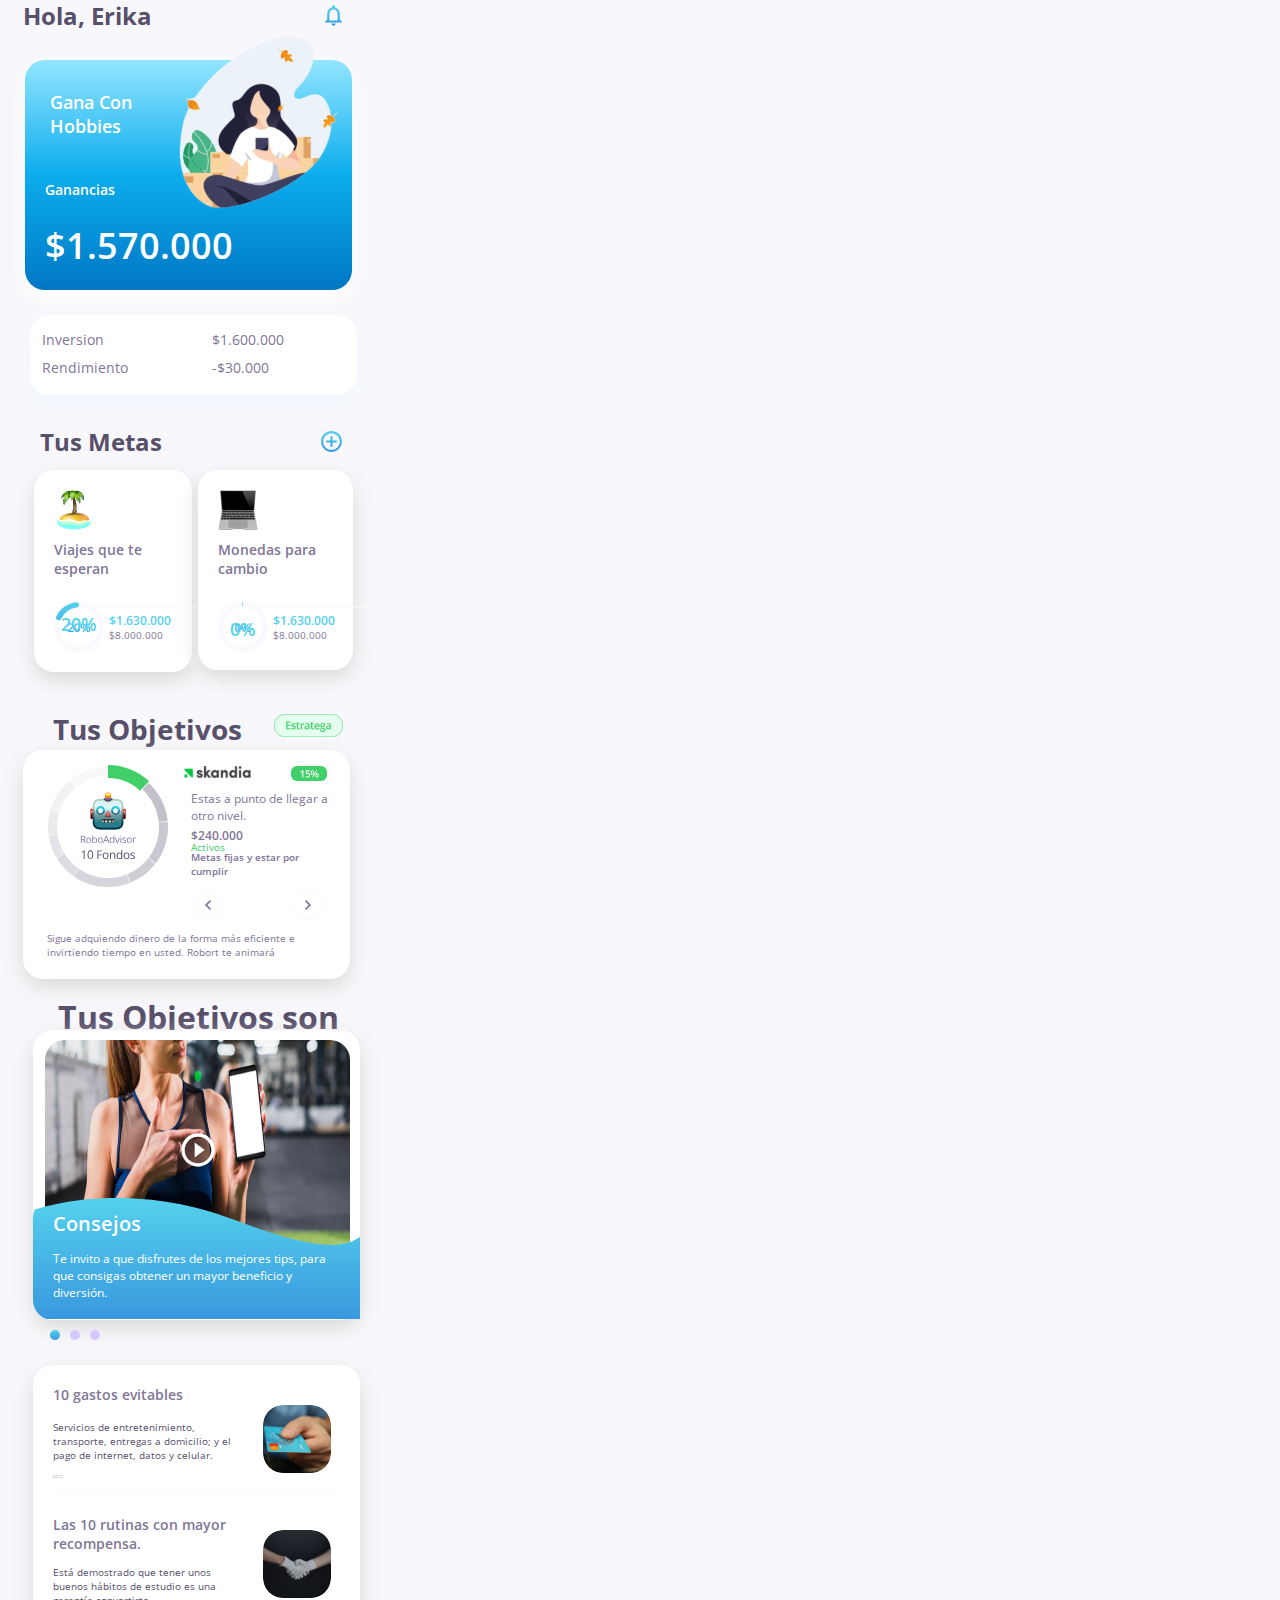
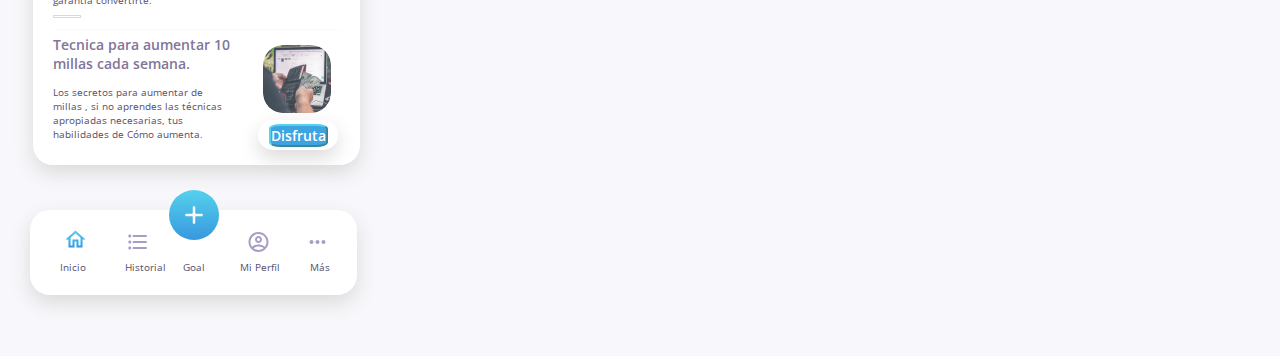
<file: index.html>
<!DOCTYPE html>
<html lang="en">
<head>
    <meta charset="UTF-8">
    <meta http-equiv="X-UA-Compatible" content="IE=edge">
    <meta name="viewport" content="width=device-width, initial-scale=1.0">
    <title>Ealthy Goals Figma</title>
    <link rel="preconnect" href="https://fonts.gstatic.com">
    <link href="https://fonts.googleapis.com/css2?family=Open+Sans:wght@400;600&display=swap" rel="stylesheet">
    <link rel="stylesheet" href="./assets/css/styles.css">   
</head>
<body>
    
    <header class="container">
        <div class="container-text">
          <h1 class="title">Hola, Erika</h1>
        </div>
        <div class="container--icon-bell">
          <img src="./assets/icons/notifications_24px.svg" alt="">
        </div>
        <div class="containerboxb">
          <div  class="containerbox--img-2">
            <img src="./assets/img/IMG2.svg" alt="">
          </div>      
          <span class="containerboxb--1">Gana Con Hobbies</span>
          <span class="containerboxb--2">Ganancias</span>
          <span class="containerboxb--3">$1.570.000</span>     
        </div>
        <div> <span class="divider--bar" ></span></div>
        <section class= "main-table-container">
          <div class="main-currency-table">         
                <div 
                class="currency-table--container">             
                <table>
                  <tr">
                    <td class="table__top-left">Inversion</td>
                    <td class="table__top-right">$1.600.000<span class="up"></span></td>
                  </tr> 
                 
                  <tr>
                   <td class="table__bottom-left">Rendimiento</td>
                   <td class="table__bottom-right">-$30.000<span class="up"></span></td>
                  </tr>               
                </table>
            </div>                          
        </div>
      </section>   
  </header>      
  <main class="container--main">
        <div class="container--main-text1">
          <h1 class="title1">Tus Metas</h1>
        </div>
        <div class="container--icon-plus">
          <img src="./assets/icons/add.plus.svg" alt="">
        </div>
      <section>
        <div  class="main-product">
          <div class="product">
            <div class="img.plane"><img src="./assets/img/palm.svg" alt=""></div>
          </div>
          <span class="product-title">Viajes que te esperan</span>
          <div class="center--bar"><img src="/assets/icons/divider.svg" alt=""></div>
          <div class="percentage--20">
            <div class="bottom-card"><span class="bottom-card-0">20%</span>
                <div><img src="./assets/icons/s_donut20%.svg" alt=""></div>
                <div class="container-card"></div>
            </div>
            <span class="miles-erned">$8.000.000</span>
            <span class="miles-wait">$1.630.000</span>
        </div>
        <div  class="main-product1">
          <div class="product1">
            <div class="img.coins"><img src="./assets/img/laptop.svg" alt=""></div>
          </div>
          <span class="product-title1">Monedas para cambio</span>          
          <div class="center--bar1"><img src="/assets/icons/divider.svg" alt=""></div>
          <div class="percentage--0">
            <div class="bottom-card1"><span class="bottom-card-1">0%</span>
                <div><img src="/assets/icons/s_donut0%.svg" alt="" ></div>
                <div class="container-card1"></div>
            </div>
            <span class="coins-erned">$8.000.000</span>
            <span class="coins-wait">$1.630.000</span>
        </div>  
        <div class="container--chance">
          <div class="container--main-chance">
            <h1 class="title2">Tus Objetivos</h1>
          </div>
          <div class="container--icon-estraga">
            <img src="./assets/img/Domicilio.svg" alt="">
          </div>
        </div>
        <section>
            <div class="container--chance1">
              <div  class="containerrobot--img">
                <img src="./assets/img/Robot.svg" alt="">
              </div> 
              <div  class="containerrobot--img1">
                <img src="./assets/img/logo.svg.svg" alt="">
              </div>   
              <div  class="containerrobot--img3">
                <img src="./assets/icons/Frame right.svg" alt="">
              </div>
              <div  class="containerrobot--img4">
                <img src="./assets/icons/Frame left.svg" alt="">
              </div> 
              <div  class="containerrobot--img5">
                <img src="./assets/icons/Frame 31.svg" alt="">
              </div> 
              <span class="containerchance--1">Estas a punto de llegar a otro nivel.</span>
              <span class="containerchance--2">$240.000</span>
              <span class="containerchance--3">Activos</span>
              <span class="containerchance--4">Metas fijas y estar por cumplir</span>
              <span class="containerchance--5">Sigue adquiendo dinero de la forma más eficiente e invirtiendo tiempo en usted. Robort te animará</span>
            </div>
          </section>
          <section>
            <div class="container--save">
              <div class="container--main-save">
                <h1 class="title6">Tus Objetivos son tangibles</h1>
              </div>          
            </div>
          </section> 
          <article class="card">
            <div class="card--main-video">
              <figure class="card--figure-a">
                <img src="/assets/img/imag.video.png" alt=""  class="video--img">
              </figure>
              <figure class="card--figure1">
                <img src="/assets/icons/play_circle_outline_24px.svg" alt="">
              </figure>
              <figure class="card--figure2">
                <img src="/assets/icons/Vector 6.svg" alt="">
              </figure>
              <div>
                <h1 class="card--over-title">Consejos</h1>
                <p class="card--over">Te invito a que disfrutes de los mejores tips, para que consigas obtener un mayor beneficio y diversión.</p>
              </div>
              </figure>
              <figure class="card--figure3">
                <img src="/assets/icons/Counter.svg" alt="">
              </figure>
            </div>
            <div class="card--body">
              <p class="card--title-one">10 gastos evitables</p>
              <p class="card--one">
                Servicios de entretenimiento, transporte, entregas a domicilio; y el pago de internet, datos y celular.
              </p>
              <figure class="card__figure-imgone">
                <img src="/assets/img/IMG.3.png" alt="">
              </figure>
              <figure class="card--figure-div">
                <img src="/assets/icons/divider.svg" alt="">
              </figure>
              <p class="card--title2">Las 10 rutinas con mayor recompensa.</p>
              <p class="card--two">
                Está demostrado que tener unos buenos hábitos de estudio es una garantía convertirte.  
              </p>
              <figure class="card__figure-imgtwo">
                <img src="/assets/img/IMG.4.png" alt="">
              </figure>
              <figure class="card--figure-divi">
                <img src="/assets/icons/divider.svg" alt="">
              </figure>
              <p class="card__title3">Tecnica para aumentar 10 millas cada semana.</p>
              <p class="card--three">
                Los secretos para aumentar de millas , si no aprendes las técnicas apropiadas necesarias, tus habilidades de Cómo aumenta.
              </p>
              <figure class="card__figure-img">
                <img src="/assets/img/IMG.5.png" alt="">
              </figure>
            </div> 
            <div class="card__actions">
              <button class="button">
                Disfruta
              </button>          
            </div>     
          </article>
      </main>
      <footer class="card__footer">
        <div class="card__home">
          <img src="/assets/icons/home.svg" alt="" srcset="">
        </div>
        <p class="footer1">Inicio</p>
        <div class="card__history">
          <img src="/assets/icons/format list bulleted.svg" alt="" srcset="">
        </div>
        <p class="footer2">Historial</p>
        <div class="card__plusmenu">
          <img src="/assets/icons/invest.svg" alt="" srcset="">
        </div>
        <p class="footer3">Goal</p>
        <div class="card__perfile">
          <img src="/assets/icons/account circle.svg" alt="" srcset="">
        </div>
        <p class="footer4">Mi Perfil</p>
        <div class="card__pluss">
          <img src="/assets/icons/dots.svg" alt="" srcset="">
        </div>
        <p class="footer5">Más</p>
      </footer>
        <script src="assets/js/bootstrap.min.js"></script>
    </body>
    </html>















































































































































































































</body>
</html>
</file>
<file: assets/css/styles.css>
:root {
    --main-blue: #54D1ED;
    --strong-black: #58506B;
    --soft-black: #817699;
    --white: #FFFFFF;
    --green: #41CF69;
    --grey: #a99dc6;
    --gree-footer: #DADADA;
}
* {
    box-sizing: border-box;
    margin: 0;
    padding: 0;
}
html {
    position: relative;
    font-size: 14px;
    font-family: 'Open Sans', sans-serif;
    background: #f8f8fc;
    width: 375px;
    height: 1956px;
}
header {    
    font-weight: 600;
    top: 0px;
    left: 0px;
    font-weight: 600;
    font-size: 18px;    
    text-align: left;
    position: relative;  
}

.container {    
    height: 30px;    
    align-items: center;
    display: flex;
}

.container-text{
    flex-basis: auto;
    padding-left: 8px;    
    font-size: 12px;
    font-weight: 600;    
    color: var(--strong-black);
    margin: 15px 15px;
}
.container--icon-bell {
    width: 25px;
    height: 25px;
    left: 90px;
    top: 1.3px;
    width: 200px;    
    position: absolute;   
    margin: 0 230px;
    padding: 1.25px;        
}
.containerboxb {
    width: 327px;
    height: 230px;
    background:linear-gradient(180deg, #93e6ff 0, #0caded 50%, #0077c4 100%);
    position: absolute;
    background-blend-mode: multiply;
    top: 60px;
    left: 25px;
    right: 25px;
    border-top-left-radius: 20px;
    border-top-right-radius: 20px;
    border-bottom-left-radius: 20px;
    border-bottom-right-radius: 20px;
    box-shadow: 0px 8px 20px white; 
}
.containerbox--img-2 {
    width: 170px;
    height: 180px;    
    background-repeat: no-repeat;
    background-position: center;
    background-size: cover;
    position: absolute;
    top: -30px;
    left: 147px;
}
.containerboxb--1{
    width: 112px;
    color: var(--white);
    position: absolute;
    top: 30px;
    left: 25px;
    font-family: Open Sans;
    font-weight: 600;
    font-size: 18px; 
    text-align: left;
}

.containerboxb--2 {
    width: 56px;
    color:  var(--white);
    position: absolute;
    top: 120px;
    left: 20px;
    font-family: Open Sans;
    font-weight: 600;
    font-size: 14px;
    opacity: 1;
    text-align: left;
    flex-basis: auto;
}
.containerboxb--3 {
    width: 185px;
    color: var(--white);
    position: absolute;
    top: 161px;
    left: 20px;
    font-family: Open Sans;
    font-weight: 600;
    font-size: 36px;
    opacity: 1;
    text-align: left;
}
.divider--bar {
    width: 130px;
    height: 21px;
    background-repeat: no-repeat;
    background-position:  center;
    background-size: cover;
    position: relative;
    top: 0px;   
}
.main-table-container {
    width: 327px;
    height: 80px;
    background: white;
    padding: 5px 5px;
    margin: 5px;  
    position: absolute;
    top: 310px;
    left: 25px;
    right: 25px;
    border-top-left-radius: 20px;
    border-top-right-radius: 20px;
    border-bottom-left-radius: 20px;
    border-bottom-right-radius: 20px;
    box-shadow: 0px 8px 20px #F0F8FF;
}
.main-currency-table {
    width: 350px;
    min-width: 235px;
    max-width: 600px;
    height: 36px;
    margin: 0 auto;
    font-family: Open Sans;
    position: absolute;        
}
.currency-table--container {
    width: 90%;
    min-width: 230px;
    max-width: 320px;
    height: 30px;
    margin: 5px 5px;
}
.currency-table--container table {
    width: 100%;
    height: 100%;      
}
.currency-table--container td {
    width: 40px;
    font-size: 14px;
    font-weight: 400;
    line-height: 26px;
    color: var(--soft-black);    
}
.currency-table--container .up{
    display: inline-block;
    width: 15px;
    height: 15px;
    margin-left: 10px;
    background-size: cover;
    background-position: center;
    background-repeat: no-repeat;
}
main {    
    font-weight: 600;
    top: 0px;
    left: 0px;
    font-weight: 600;
    font-size: 14px;    
    text-align: left;
    position: relative;  
}
.container--main {    
    height: 80px;    
    align-items: center;
}
.container--main-text1{
    margin: 15px 15px;
    width: 271px;    
    position: absolute;
    top: 380px;
    left: 25px;
    font-family: Open Sans;
    font-weight: 600;
    font-size: 12px;   
    text-align: left;
    display: flex;
    color: var(--strong-black);
}
.container--icon-plus {
    width: 25px;
    height: 25px;
    left: 90px;
    top: 400px;
    width: 200px;    
    position: absolute;   
    margin: 0 230px;
    padding: 1.25px;
}
.main-product {
  width: 158px;
  height: 202px;
  background: white;
  padding: 20px 20px;
  margin: 10px;
  position: absolute;
  top: 430px;
  left: 24px;
  border-top-left-radius: 20px;
  border-top-right-radius: 20px;
  border-bottom-left-radius: 20px;
  border-bottom-right-radius: 20px;
  box-shadow: 0px 8px 20px var(--gree-footer);
}
.product {
  width: 40px;
  height: 40px; 
  background-repeat: no-repeat;
  background-position: center;
  background-size: cover;  
  position: absolute;
  top: 20px;
  left: 20px;
}
.img.plane {
  width: 40px;
  height: 40px;
  background-repeat: no-repeat;
  background-position: center;
  background-size: cover;
  position: relative;
  top: 0px;
  left: 0px;
 
}
.product-title {
  width: 118px;
  color: var(--soft-black);
  position: absolute;
  top: 70px;
  left: 20px;
  font-family: Open Sans;
  font-weight: 600;
  font-size: 14px;
  text-align: left;
}
.center--bar {
  width: 118px;
  position: absolute;
  top: 122px;
  left: 20px;
  border: 1px solid white;
}
.percentage--20{
    width: 118px;
    height: 50px;
    background-repeat: no-repeat;
    background-position: center;
    background-size: cover;
    position: absolute;
    top: 132px;
    left: 20px;
}
.bottom-card{
    width: 50px;
    height: 50px;
    background-repeat: no-repeat;
    background-position: center;
    background-size: cover;
    position: relative;
    top: 0px;
    left: 0px;
    display: flex;
}
.bottom-card-0{
  width: 38px;
  color: var(--main-blue);
  position: absolute;
  top: 10px;
  left: 6px;
  font-family: Open Sans;
  font-weight: 600;
  font-size: 18px;
  text-align: center;  
}

.container-card {
    width: 50px;
    height: 30px;
    background: none;
    position: absolute;
    top: 0px;
    left: 0px;
    border-radius: 50%;
}
.miles-erned {
    width: 63px;
    color: var(--soft-black);
    position: absolute;
    top: 26px;
    left: 55px;
    font-family: Open Sans;
    font-weight: 400;
    font-size: 10px;
    opacity: 1;
    text-align: left;
}
.miles-wait {
    width: 63px;
    color: var(--main-blue);
    position: absolute;
    top: 10px;
    left: 55px;
    font-family: Open Sans;
    font-weight: 600;
    font-size: 12px;
    text-align: left;
}
.main-product1 {
  width: 155px;
  height: 200px;
  background: white;
  padding: 20px 20px;
  margin: 10px;
  opacity: 1;
  position: absolute;
  top: -10px;
  left: 154px;
  border-top-left-radius: 20px;
  border-top-right-radius: 20px;
  border-bottom-left-radius: 20px;
  border-bottom-right-radius: 20px;
  box-shadow: 0px 8px 20px var(--gree-footer);
}
.product1 {
  width: 40px;
  height: 40px;
  background-repeat: no-repeat;
  background-position: center;
  background-size: cover;  
  position: absolute;
  top: 20px;
  left: 20px; 
}
.img.coins {
  width: 40px;
  height: 40px;
  background-repeat: no-repeat;
  background-position: center;
  background-size: cover;
  position: relative;
  top: 0px;
  left: 0px;
}
.product-title1 {
  width: 118px;
  color: var(--soft-black);
  position: absolute;
  top: 70px;
  left: 20px;
  font-family: Open Sans;
  font-weight: 600;
  font-size: 14px;
  opacity: 1;
  text-align: left;
}
.percentage--0 {
  width: 118px;
  height: 20px;
  background-repeat: no-repeat;
  background-position: center;
  background-size: cover;
  position: absolute;
  top: 132px;
  left: 20px;
}
.center--bar1 {
    width: 118px;
    position: absolute;
    top: 122px;
    left: 20px;
    border: 1px solid white;
  }
.bottom-card1 {
  width: 50px;
  height: 50px;
  background-repeat: no-repeat;
  background-position: center;
  background-size: cover;
  position: relative;
  top: 0px;
  left: 0px;
}
.bottom-card-1 {
  width: 38px;
  color: var(--main-blue);
  position: absolute;
  top: 15px;
  left: 6px;
  font-family: Open Sans;
  font-weight: 600;
  font-size: 18px;
  text-align: center;
}
.container-card1 {
    width: 50px;
    height: 30px;
    background: none;
    position: absolute;
    top: 0px;
    left: 0px;
    border-radius: 50%;
}
.coins-erned {
  width: 63px;
  color: var(--soft-black);
  position: absolute;
  top: 26px;
  left: 55px;
  font-family: Open Sans;
  font-weight: 400;
  font-size: 10px;
  opacity: 1;
  text-align: left;
}
.coins-wait {
  width: 63px;
  color: var(--main-blue);
  position: absolute;
  top: 10px;
  left: 55px;
  font-family: Open Sans;
  font-weight: 600;
  font-size: 12px;
  text-align: left;
}
.container--main-chance {
    margin: 5px;
    width: 270px;    
    position: absolute;
    top: 235px;
    left: -150px;
    font-family: Open Sans;
    font-weight: 600;
    font-size: 14px;   
    text-align: left;   
    color: var(--strong-black);
}
.container--icon-estraga {
    width: 25px;
    height: 25px;
    left: -155px;
    top: 243px;
    position: absolute;   
    margin: 0 230px;
    padding: 1.25px;
    display: flex;
}
.container--chance1 {
    width: 327px;
    height: 229px;
    background: white;
    position: absolute;
    top: 280px;
    left: -175px;
    border-top-left-radius: 20px;
    border-top-right-radius: 20px;
    border-bottom-left-radius: 20px;
    border-bottom-right-radius: 20px;
    box-shadow: 0px 8px 20px var(--gree-footer);
}
.containerrobot--img {
    width: 120px;
    height: 120px;
    position: absolute;
    top: 15px;
    left: 25px;
    border-radius: 50%;
}
.containerrobot--img1 {
    width: 90px;
    height: 15px;
    background-repeat: no-repeat;
    background-position: center;
    background-size: cover;
    position: relative;
    top: 15px;
    left: 160px;
}
.containerrobot--img5 {
    width: 36px;
    height: 15px;
    padding: 1px 8px;
    margin: 10px;
    position: absolute;
    top: 5px;
    left: 250px;
    border-top-left-radius: 6px;
    border-top-right-radius: 6px;
    border-bottom-left-radius: 6px;
    border-bottom-right-radius: 6px;
}
.containerrobot--img3 {
    width: 20px;
    height: 20px;
    background: white;
    position: absolute;
    top: 140px;
    left: 270px;
}
.containerrobot--img4 {
    width: 20px;
    height: 20px;
    background:white;
    position: absolute;
    top: 140px;
    left: 170px;
}
.containerchance--1 {
    width: 147px;
    color: var(--soft-black);
    position: absolute;
    top: 40px;
    left: 168px;
    font-family: Open Sans;
    font-weight: 400;
    font-size: 12px;
    text-align: left;
}
.containerchance--2{
    width: 147px;
    color: var(--soft-black);
    position: absolute;
    top: 77px;
    left: 168px;
    font-family: Open Sans;
    font-weight: 600;
    font-size: 12px;
    text-align: left;  
}
.containerchance--3 {
    width: 147px;
    color: var(--green);
    position: absolute;
    top: 90px;
    left: 168px;
    font-family: Open Sans;
    font-weight: 400;
    font-size: 10px;
    text-align: left;
}
.containerchance--4 {
    width: 147px;
    color: var(--soft-black);
    position: absolute;
    top: 100px;
    left: 168px;
    font-family: Open Sans;
    font-weight: Regular;
    font-size: 10px;
    text-align: left;
}
.containerchance--5 {
    width: 287px;
    color: var(--soft-black);
    position: absolute;
    top: 181px;
    left: 24px;
    font-family: Open Sans;
    font-weight: 400;
    font-size: 10px;
    text-align: left; 
}
.container--save {
    width: 350px;
    color: var(--strong-black);
    position: absolute;
    top: 525px;
    left: -140px;
    font-family: Open Sans;
    font-weight: 600;
    font-size: 16px;
    text-align: left;
}
.card--figure-a {
    width: 327px;
    height: 290px;
    background: white;
    position: absolute;
    top: 560px;
    left: -165px;
    border-top-left-radius: 20px;
    border-top-right-radius: 20px;
    border-bottom-left-radius: 20px;
    border-bottom-right-radius: 20px;
    box-shadow: 0px 8px 20px var(--gree-footer);
}
.video--img {
    width: 305px;
    height: 221px;
    background-repeat: no-repeat;
    background-position: center;
    background-size: cover;
    position: absolute;
    top: 10px;
    left: 12px;
    right: 15px;
    border-top-left-radius: 20px;
    border-top-right-radius: 20px;
    border-bottom-left-radius: 20px;
    border-bottom-right-radius: 20px;
}
.card--figure1 {
    width: 120px;
    height: 40px;
    position: absolute;
    top: 660px;
    left: -20px;
}
.card--figure2 {
    width: 347px;
    height: 122px;
    position: absolute;
    top: 728px;
    left: -165px;
    overflow: hidden;
   border-radius: 20px;
}
.card--over-title {
    width: 190px;
    color: white;
    position: absolute;
    top: 740px;
    left: -145px;
    font-family: Open Sans;
    font-weight: 600;
    font-size: 20px;
    text-align: left;
}
.card--over {
    width: 287px;
    color: white;
    position: absolute;
    top: 780px;
    left: -145px;
    font-family: Open Sans;
    font-weight: 400;
    font-size: 12px;
    text-align: left;
}
.card--figure3 {
    width: 50px;
    height: 20px;
    background-repeat: no-repeat;
    background-position: center;
    background-size: cover;
    padding: 5px 0px;
    margin: 10px;
    position: absolute;
    top: 840px;
    left: -158px;
}
.card--body {
    width: 327px;
    height: 400px;
    background: white;
    padding: 20px 20px;
    margin: 15px;
    opacity: 1;
    position: absolute;
    top: 880px;
    left: -180px;
    border-top-left-radius: 20px;
    border-top-right-radius: 20px;
    border-bottom-left-radius: 20px;
    border-bottom-right-radius: 20px;
    box-shadow: 0px 8px 20px var(--gree-footer);
}
.card--title-one {
    width: 202px;
    color: var(--soft-black);
    position: absolute;
    top: 20px;
    left: 20px;
    font-family: Open Sans;
    font-weight: 600;
    font-size: 14px;
    text-align: left;
}
.card--one {
    width: 180px;
    color:var(--strong-black);
    position: absolute;
    top: 55px;
    left: 20px;
    font-family: Open Sans;
    font-weight: 400;
    font-size: 10px;
    text-align: left;
}
.card__figure-imgone{
    width: 68px;
    height: 68px;
    background-repeat: no-repeat;
    background-position: center;
    background-size: cover;
    position: absolute;
    top: 40px;
    left: 230px;
    border-top-left-radius: 20px;
    border-top-right-radius: 20px;
    border-bottom-left-radius: 20px;
    border-bottom-right-radius: 20px;
    overflow: hidden;
}
.card--figure-div {
    width: 10px;
    height: 3px;
    position: absolute;
    top: 110px;
    left: 20px;
    border: 1px solid var(--gree-footer);
}
.card--title2 {
    width: 202px;
    color: var(--soft-black);
    position: absolute;
    top: 150px;
    left: 20px;
    font-family: Open Sans;
    font-weight: 600;
    font-size: 14px;
    text-align: left;
}
.card--two {
    width: 180px;
    color:var(--strong-black);
    position: absolute;
    top: 200px;
    left: 20px;
    font-family: Open Sans;
    font-weight: 400;
    font-size: 10px;
    text-align: left;
}
.card__figure-imgtwo {
    width: 68px;
    height: 68px;
    background-repeat: no-repeat;
    background-position: center;
    background-size: cover;
    position: absolute;
    top: 165px;
    left: 230px;
    border-top-left-radius: 20px;
    border-top-right-radius: 20px;
    border-bottom-left-radius: 20px;
    border-bottom-right-radius: 20px;
    overflow: hidden;
}
.card--figure-divi {
    width: 28px;
    height: 3px;
    position: absolute;
    top: 250px;
    left: 20px;
    border: 1px solid var(--gree-footer);
}
.card__title3 {
    width: 202px;
    color: var(--soft-black);
    position: absolute;
    top: 270px;
    left: 20px;
    font-family: Open Sans;
    font-weight: 600;
    font-size: 14px;
    text-align: left;
}
.card--three {
    width: 180px;
    color:var(--strong-black);
    position: absolute;
    top: 320px;
    left: 20px;
    font-family: Open Sans;
    font-weight: 400;
    font-size: 10px;
    text-align: left;
}
.card__figure-img {
    width: 68px;
    height: 68px;
    background-repeat: no-repeat;
    background-position: center;
    background-size: cover;
    position: absolute;
    top: 280px;
    left: 230px;
    border-top-left-radius: 20px;
    border-top-right-radius: 20px;
    border-bottom-left-radius: 20px;
    border-bottom-right-radius: 20px;
    overflow: hidden;
}
.card__actions {
    display: flex;
    justify-content: center;
    width: 80px;
    height: 30px;    
    position: absolute;
    font-size: 10px;
    top: 1250px;
    left: 60px;
    align-items: center;
    border-top-left-radius: 20px;
    border-top-right-radius: 20px;
    border-bottom-left-radius: 20px;
    border-bottom-right-radius: 20px;
    box-shadow: 0px 8px 20px var(--gree-footer);  
}
.button{
    background: #3DA3E1;
    font-size: 14px;
    font-weight: 600;
    border-radius: 20%;
    border-color: var(--main-blue);
    font-family: open Sans;
    color: white;
}
footer {
    display: flex;
    justify-content: center;
    width: 327px;
    height: 85px;
    background: white;
    position: absolute;
    font-size: 10px;
    top: 1810px;
    left: 30px;
    align-items: center;
    border-top-left-radius: 20px;
    border-top-right-radius: 20px;
    border-bottom-left-radius: 20px;
    border-bottom-right-radius: 20px;
    box-shadow: 0px 8px 20px var(--gree-footer);   
}
.footer1 {
    width: 360px;
    color:var(--strong-black);
    position: absolute;
    top: 50px;
    left:30px;
    font-family: Open Sans;
    font-weight: 400;
    font-size: 10px;
    text-align: left;
}
.card__home {
    width: 50px;
    height: 80px;
    position: absolute;
    top: 20px;
    left: 35px;
}
.footer2 {
    width: 360px;
    color:var(--strong-black);
    position: absolute;
    top: 50px;
    left: 95px;
    font-family: Open Sans;
    font-weight: 400;
    font-size: 10px;
    text-align: left;
}
.card__history{
    width: 50px;
    height: 80px;
    position: absolute;
    top:  20px;
    left: 95px;
}
.footer3 {
    width: 360px;
    color:var(--strong-black);
    position: absolute;
    top: 50px;
    font-family: Open Sans;
    font-weight: 400;
    font-size: 10px;
    text-align: left;
    display: flex;
    justify-content: center;
}
.card__plusmenu {
    width: 50px;
    height: 80px;
    position: absolute;
    top: -20px;
    left: 139px;
}   
.footer4 {
    width: 360px;
    color:var(--strong-black);
    position: absolute;
    top: 50px;
    left: 50px;
    font-family: Open Sans;
    font-weight: 400;
    font-size: 10px;
    text-align: left;
    display: flex;
    justify-content: center;    
}
.card__perfile {
    width: 50px;
    height: 80px;
    position: absolute;
    top: 20px;
    left: 216px;   
}

.footer5 {
    width: 180px;
    color:var(--strong-black);
    position: absolute;
    top: 50px;
    left: 280px;
    font-family: Open Sans;
    font-weight: 400;
    font-size: 10px;
    text-align: left;
}
.card__pluss{
    width: 50px;
    height: 80px;
    position: absolute;
    top: 20px;
    left: 275px;   
}
</file>
